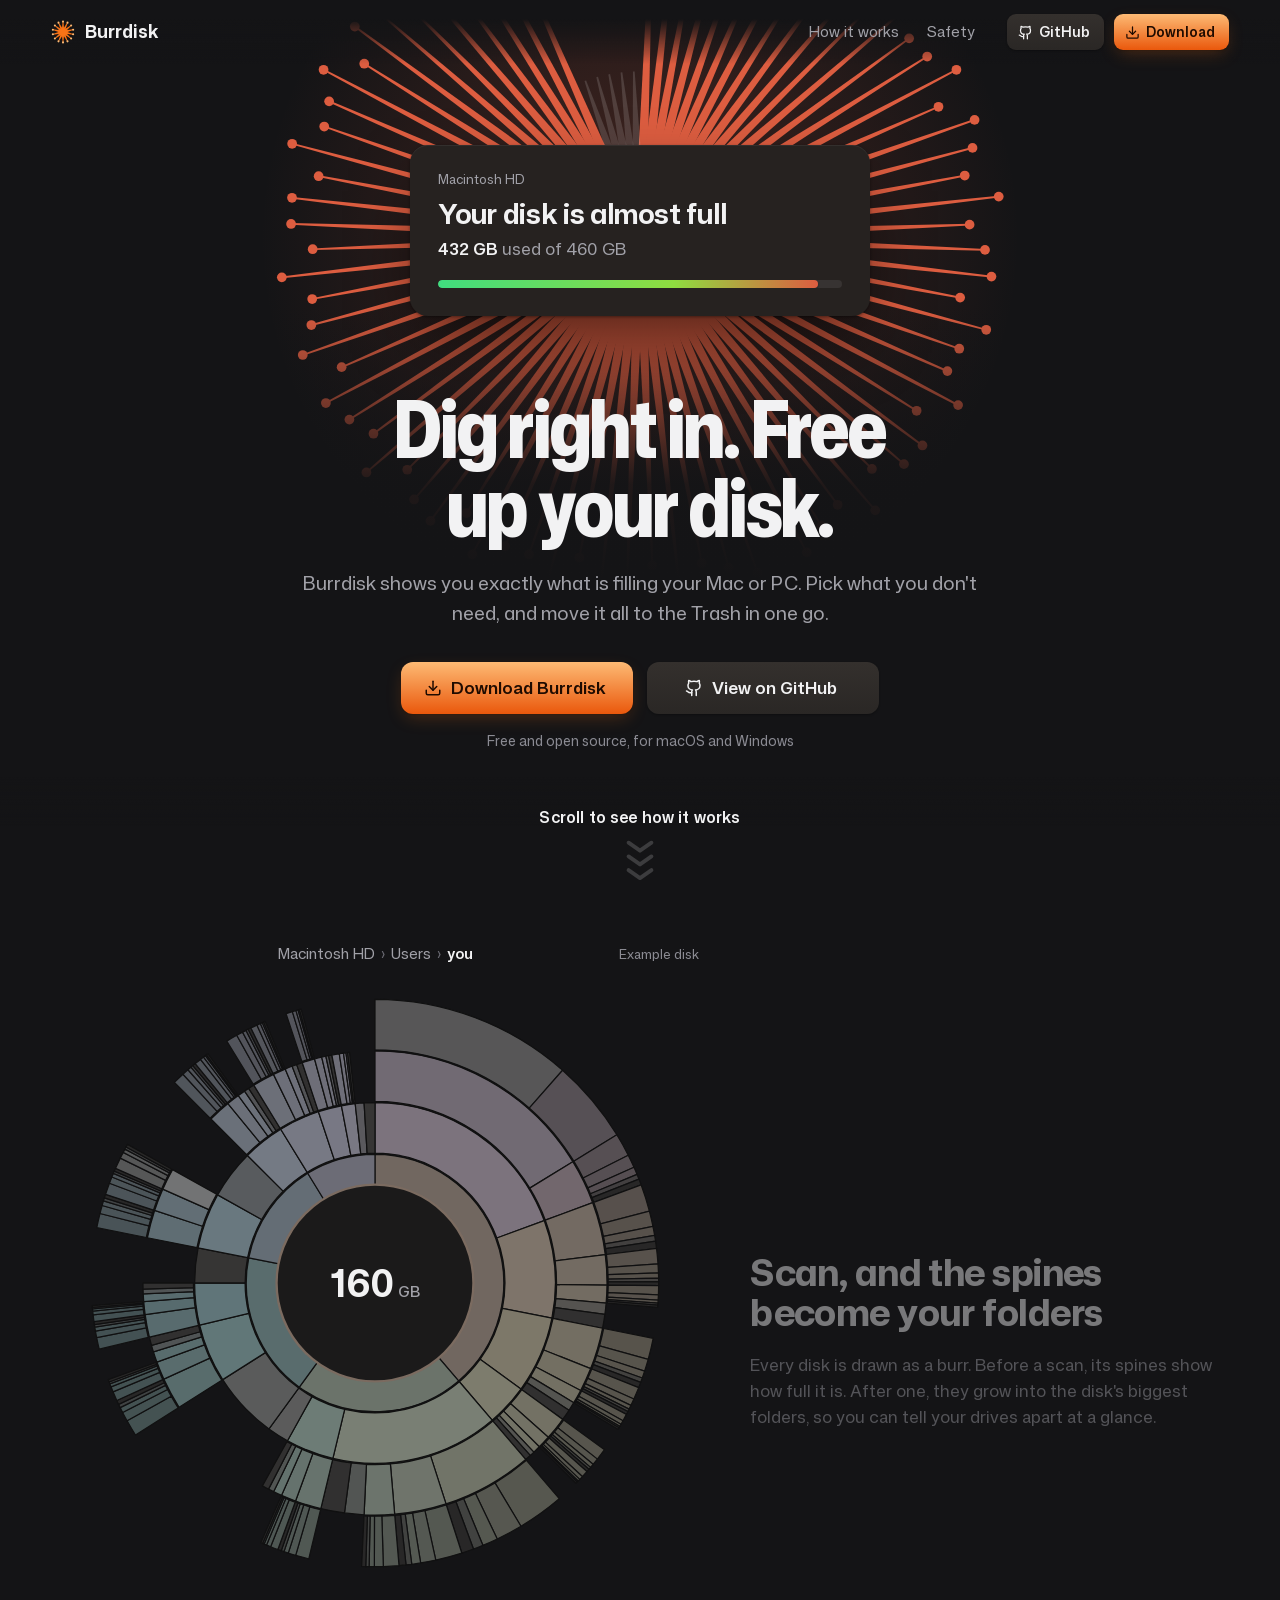
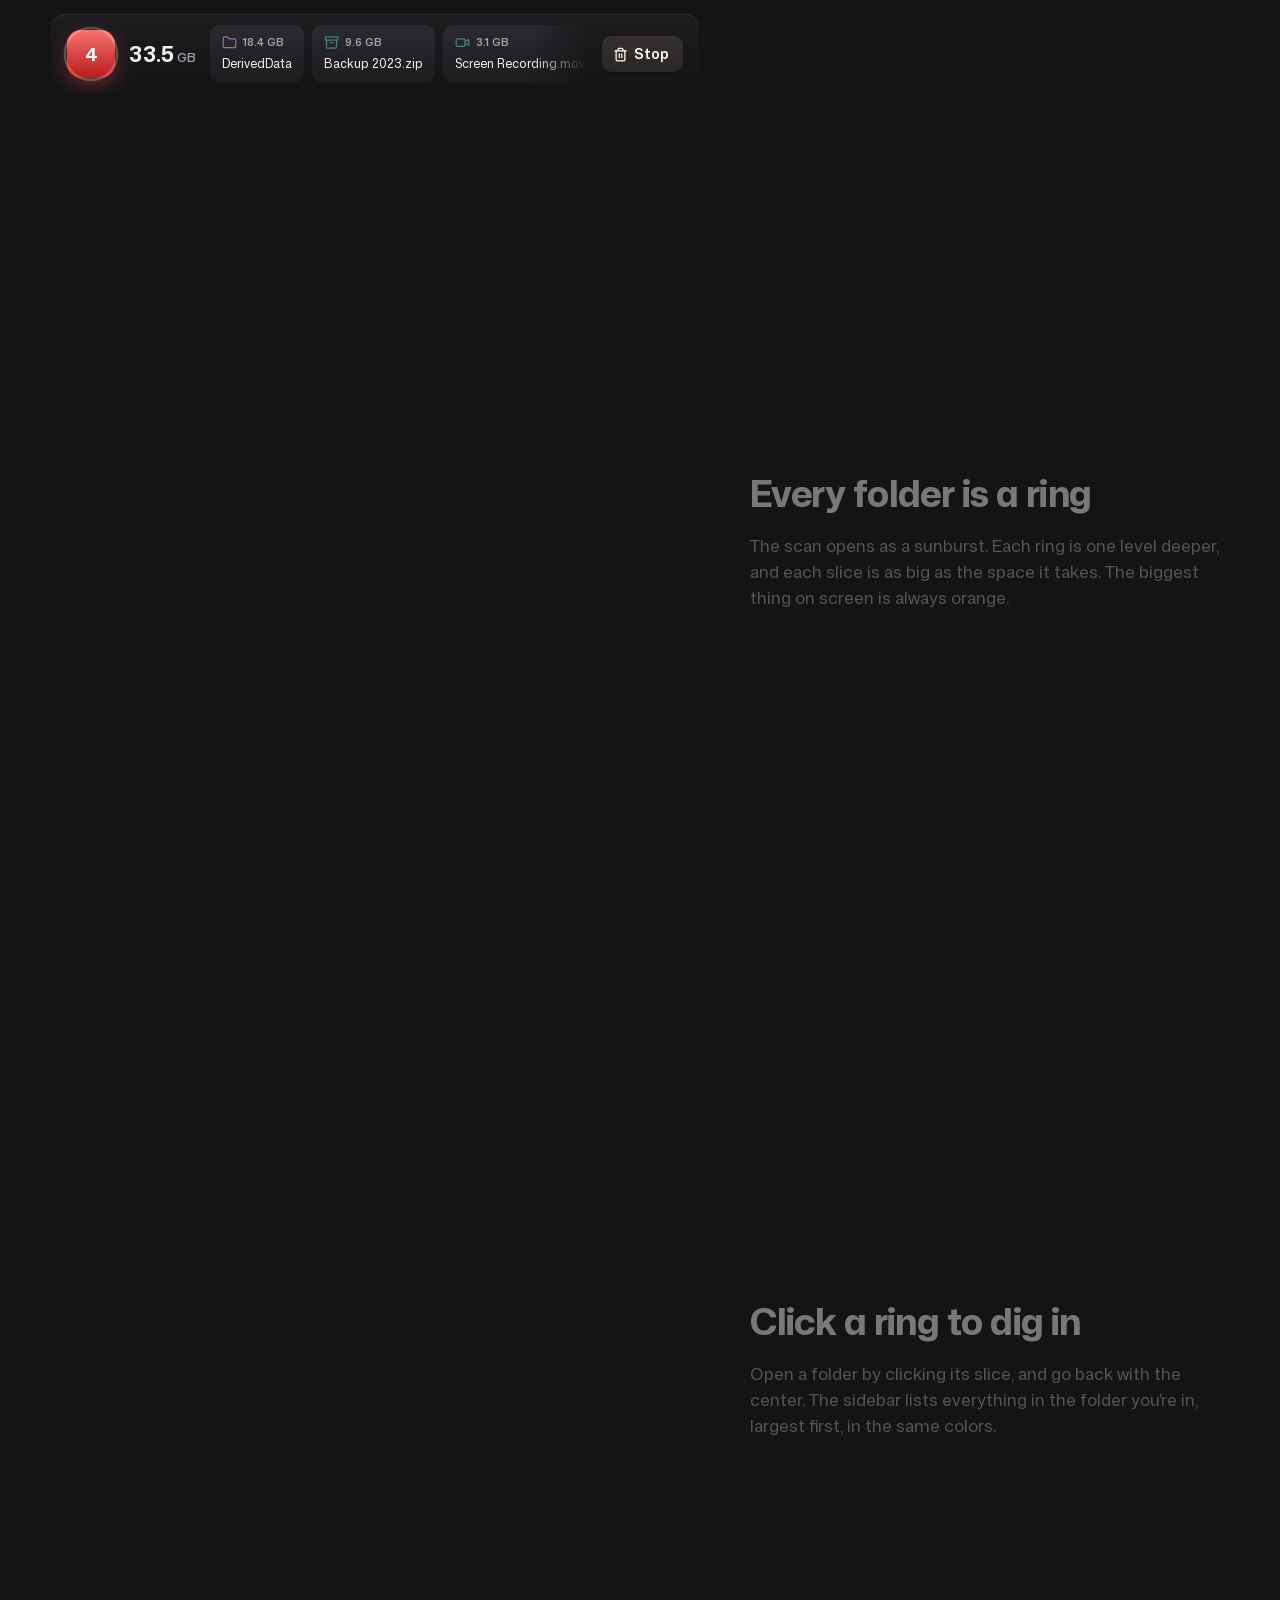
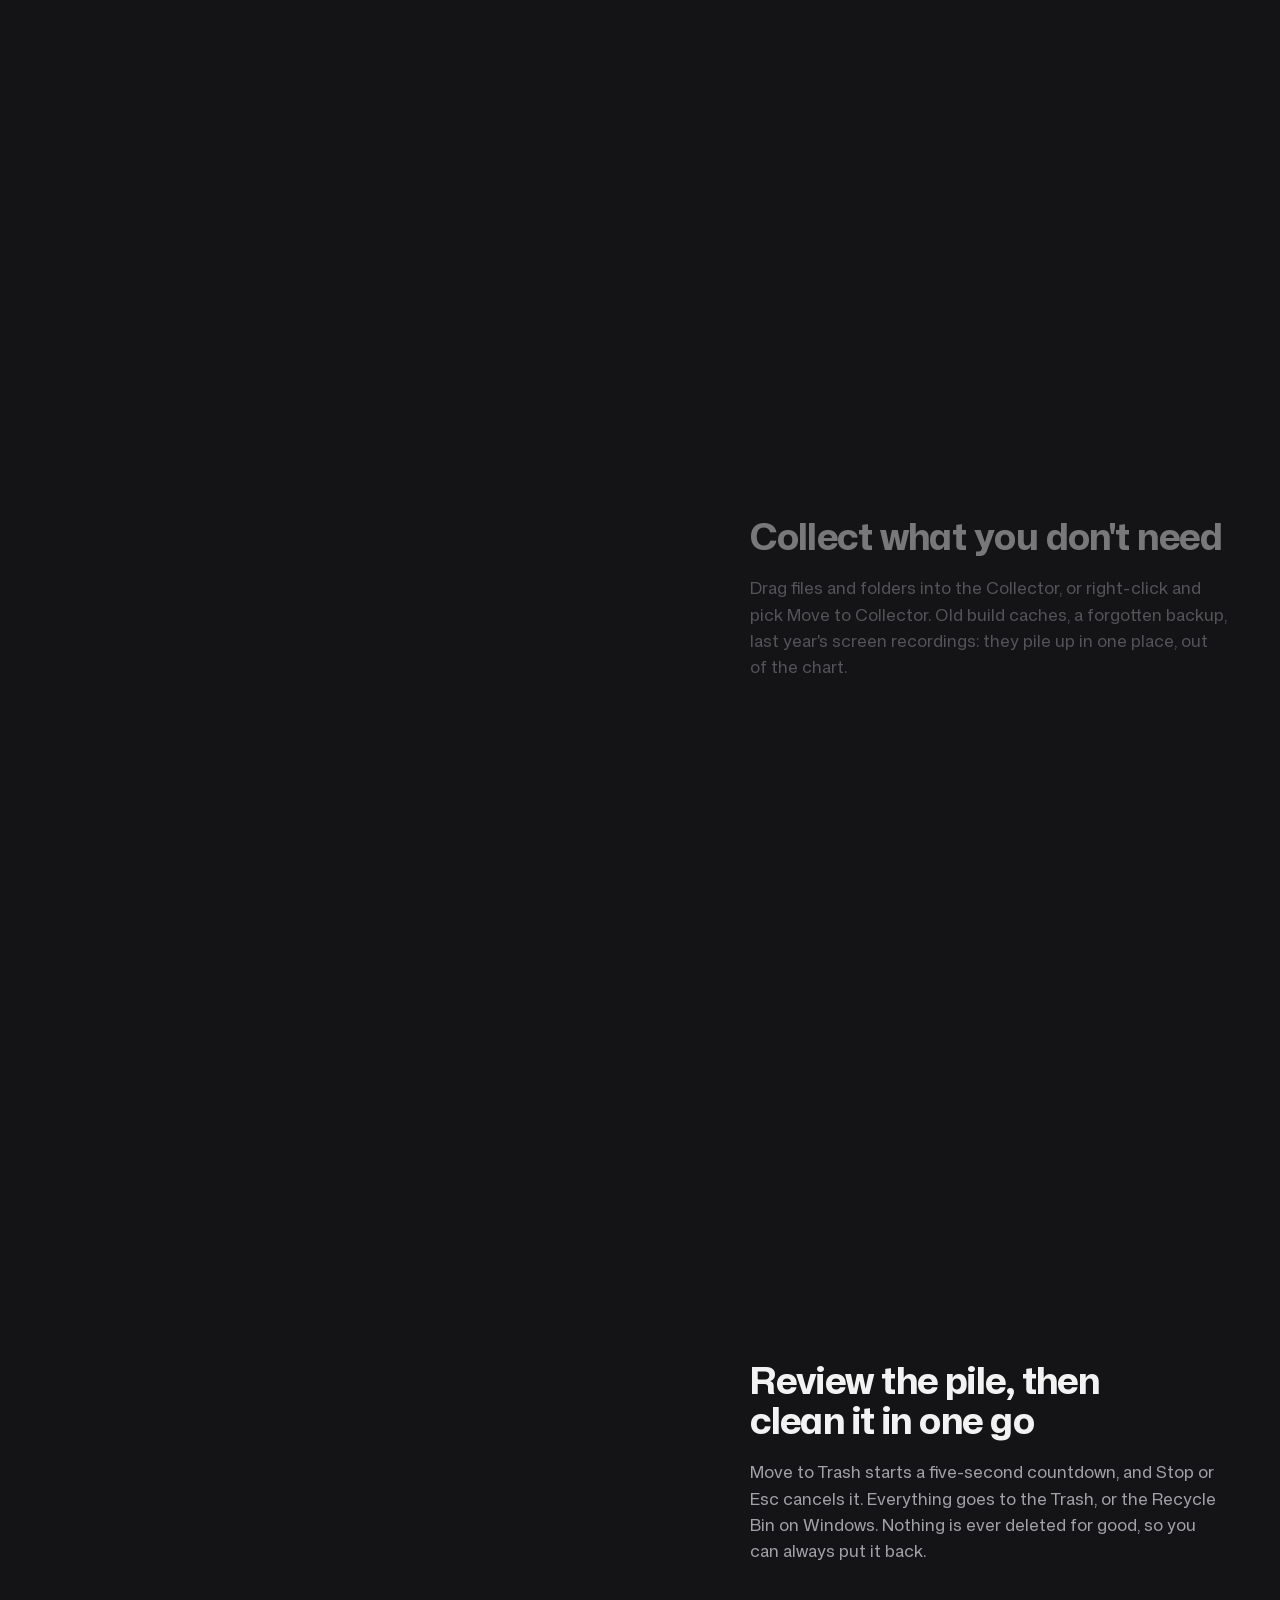
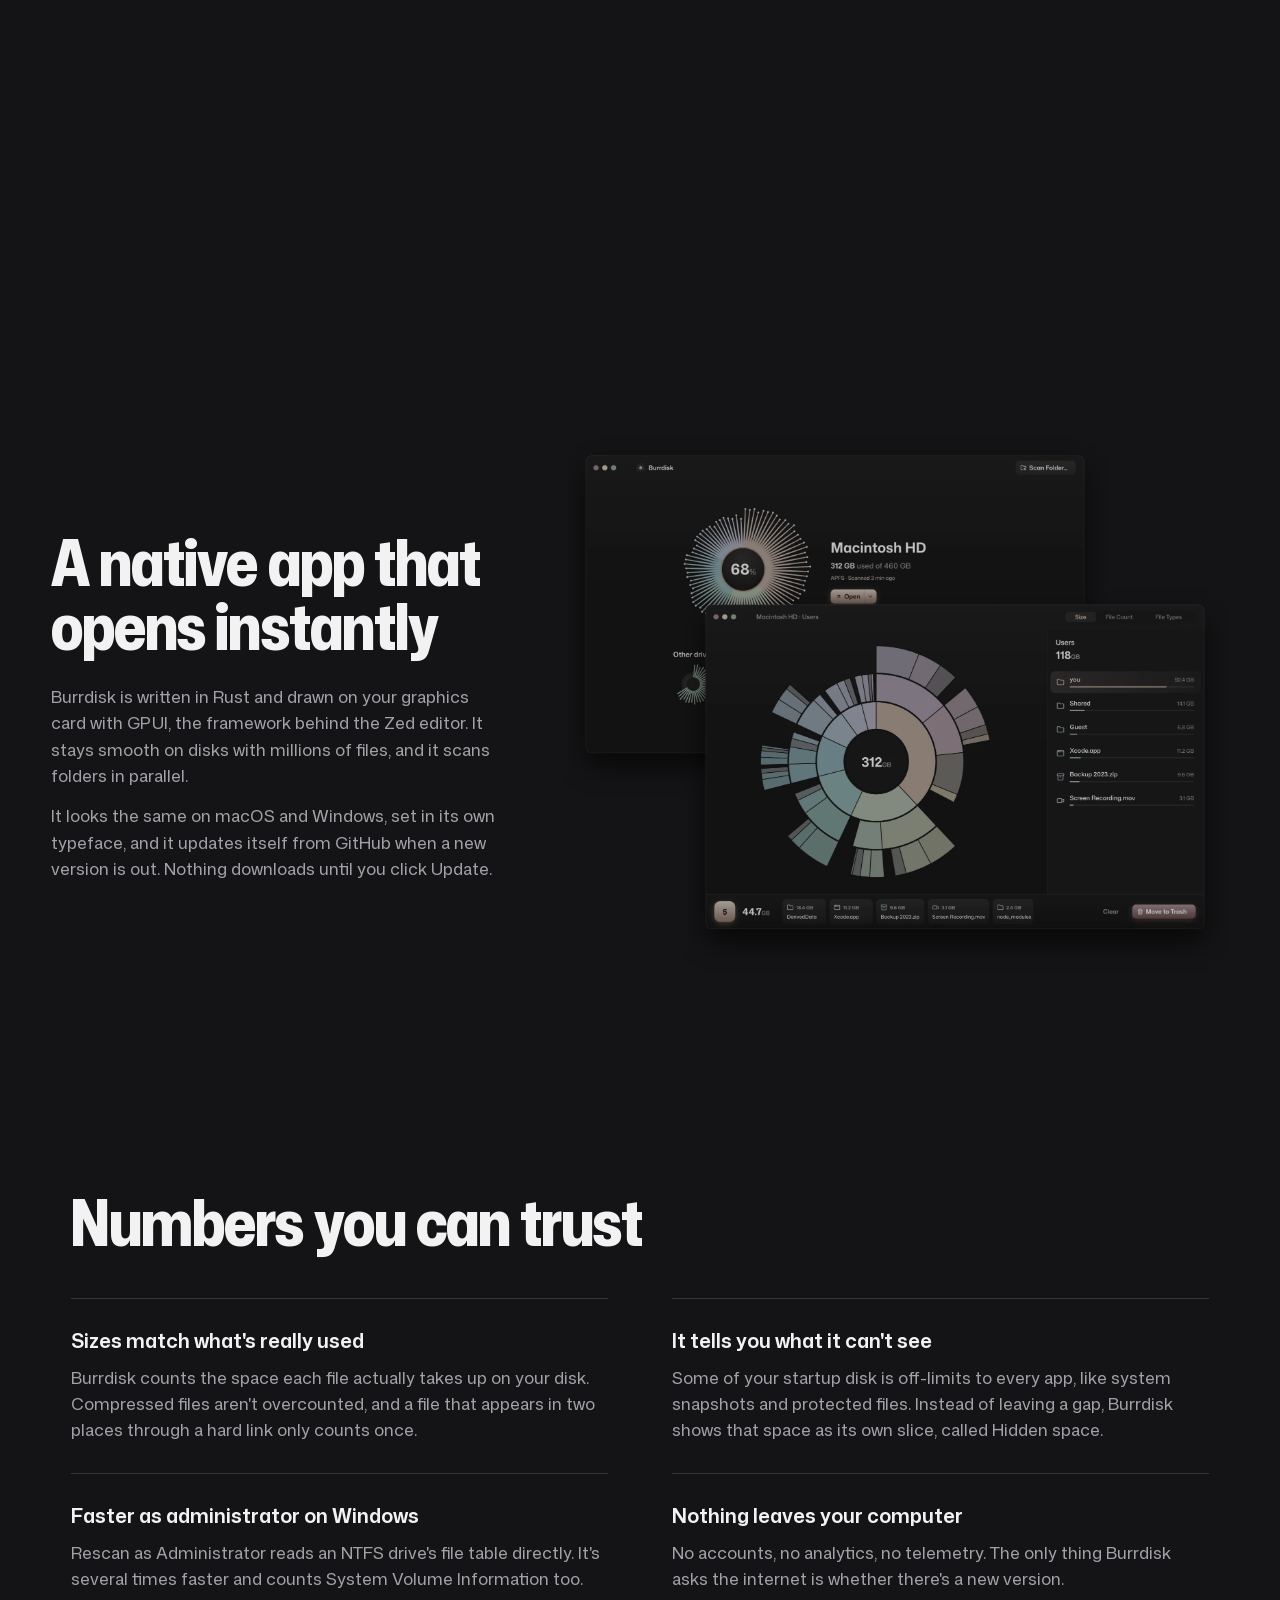
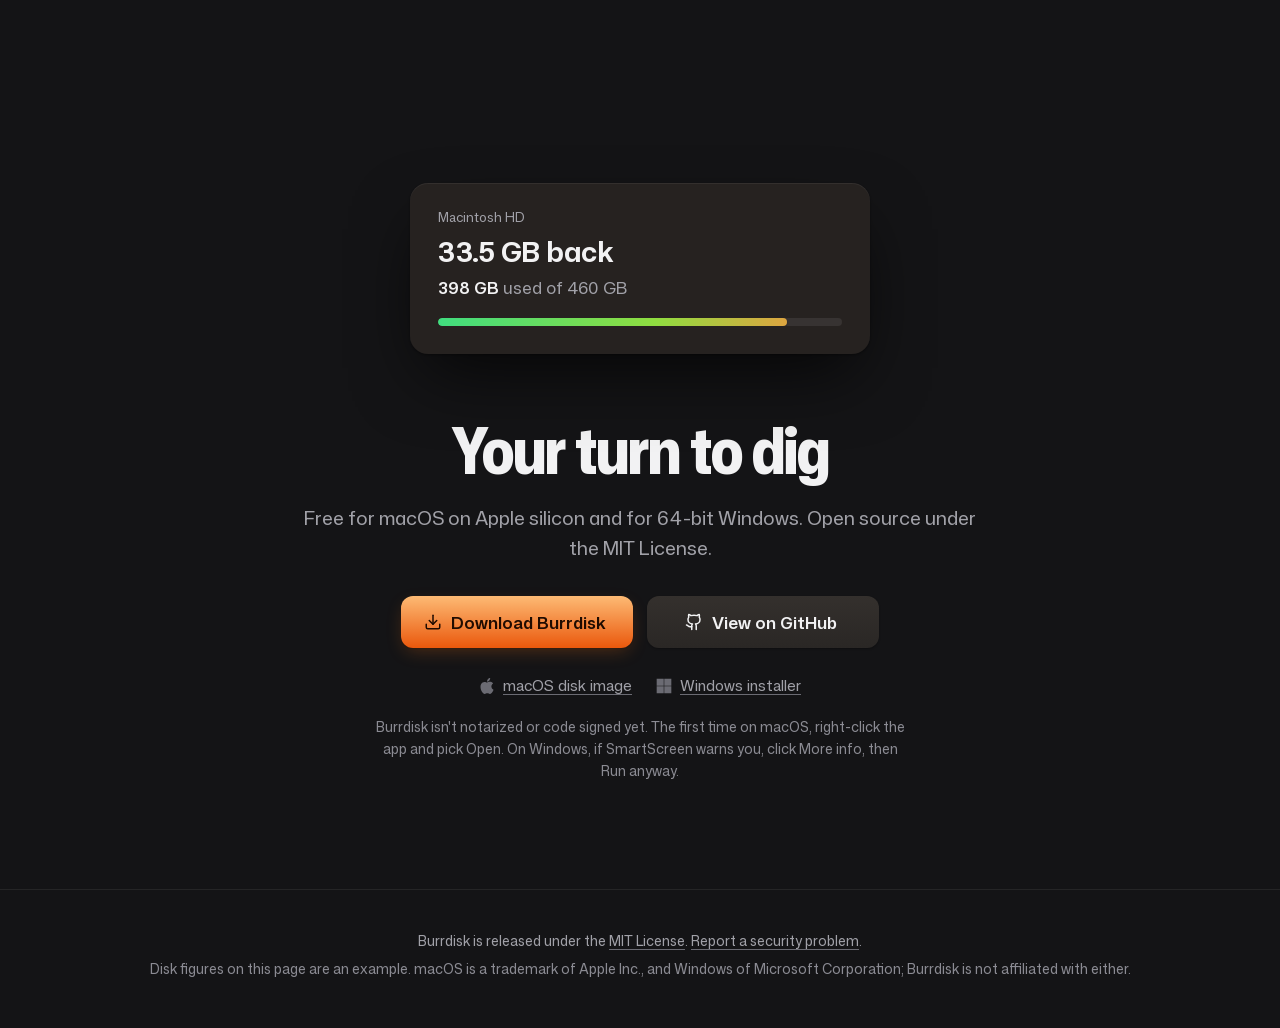
<file: site/index.html>
<!doctype html>
<html lang="en">
<head>
  <meta charset="utf-8">
  <meta name="viewport" content="width=device-width, initial-scale=1">
  <title>Burrdisk: see what's filling your disk, then clear it</title>
  <meta name="description" content="Burrdisk is a free, open-source disk space visualizer for macOS and Windows. Dig through a sunburst of your folders, collect what you don't need, and move it all to the Trash in one go.">
  <meta name="theme-color" content="#141416">
  <link rel="icon" href="img/icon-256.png">
  <meta property="og:title" content="Burrdisk">
  <meta property="og:description" content="Dig right in. Free up your disk. A free disk space visualizer for macOS and Windows.">
  <meta property="og:image" content="https://bunkhq.github.io/burrdisk/img/social-preview.jpg">
  <meta property="og:type" content="website">
  <meta name="twitter:card" content="summary_large_image">
  <link rel="preload" href="fonts/MonaSansVF.woff2" as="font" type="font/woff2" crossorigin>
  <link rel="stylesheet" href="styles.css?v=dev">
  <script src="main.js?v=dev" defer></script>
</head>
<body>
  <svg width="0" height="0" style="position:absolute" aria-hidden="true">
    <symbol id="i-apple" viewBox="0 0 24 24"><path fill="currentColor" d="M12.152 6.896c-.948 0-2.415-1.078-3.96-1.04-2.04.027-3.91 1.183-4.961 3.014-2.117 3.675-.546 9.103 1.519 12.09 1.013 1.454 2.208 3.09 3.792 3.039 1.52-.065 2.09-.987 3.935-.987 1.831 0 2.35.987 3.96.948 1.637-.026 2.676-1.48 3.676-2.948 1.156-1.688 1.636-3.325 1.662-3.415-.039-.013-3.182-1.221-3.22-4.857-.026-3.04 2.48-4.494 2.597-4.559-1.429-2.09-3.623-2.324-4.39-2.376-2-.156-3.675 1.09-4.61 1.09zM15.53 3.83c.843-1.012 1.4-2.427 1.245-3.83-1.207.052-2.662.805-3.532 1.818-.78.896-1.454 2.338-1.273 3.714 1.338.104 2.715-.688 3.559-1.701"/></symbol>
    <symbol id="i-windows" viewBox="0 0 24 24"><path fill="currentColor" d="M1 1h10.6v10.6H1zM12.4 1H23v10.6H12.4zM1 12.4h10.6V23H1zM12.4 12.4H23V23H12.4z"/></symbol>
    <symbol id="i-github" viewBox="0 0 24 24" fill="none" stroke="currentColor" stroke-width="2" stroke-linecap="round" stroke-linejoin="round"><path d="M15 22v-4a4.8 4.8 0 0 0-1-3.5c3 0 6-2 6-5.5.08-1.25-.27-2.48-1-3.5.28-1.15.28-2.35 0-3.5 0 0-1 0-3 1.5-2.64-.5-5.36-.5-8 0C6 2 5 2 5 2c-.3 1.15-.3 2.35 0 3.5A5.403 5.403 0 0 0 4 9c0 3.5 3 5.5 6 5.5-.39.49-.68 1.05-.85 1.65-.17.6-.22 1.23-.15 1.85v4"/><path d="M9 18c-4.51 2-5-2-7-2"/></symbol>
    <symbol id="i-download" viewBox="0 0 24 24" fill="none" stroke="currentColor" stroke-width="2" stroke-linecap="round" stroke-linejoin="round"><path d="M21 15v4a2 2 0 0 1-2 2H5a2 2 0 0 1-2-2v-4"/><path d="m7 10 5 5 5-5"/><path d="M12 15V3"/></symbol>
    <symbol id="i-trash" viewBox="0 0 24 24" fill="none" stroke="currentColor" stroke-width="2" stroke-linecap="round" stroke-linejoin="round"><path d="M3 6h18"/><path d="M19 6v14c0 1-1 2-2 2H7c-1 0-2-1-2-2V6"/><path d="M8 6V4c0-1 1-2 2-2h4c1 0 2 1 2 2v2"/><line x1="10" x2="10" y1="11" y2="17"/><line x1="14" x2="14" y1="11" y2="17"/></symbol>
    <symbol id="i-check" viewBox="0 0 24 24" fill="none" stroke="currentColor" stroke-width="2.4" stroke-linecap="round" stroke-linejoin="round"><path d="M20 6 9 17l-5-5"/></symbol>
  </svg>

  <a class="skip" href="#how">Skip to how it works</a>

  <header class="nav" id="nav">
    <a class="brand" href="#top" aria-label="Burrdisk, back to top">
      <svg class="mark" viewBox="-12 -12 24 24" aria-hidden="true" data-wordmark></svg>
      <span>Burrdisk</span>
    </a>
    <nav aria-label="Page">
      <a href="#how">How it works</a>
      <a href="#safety">Safety</a>
    </nav>
    <div class="nav-actions">
      <a class="btn btn-secondary btn-sm" href="https://github.com/bunkhq/burrdisk">
        <svg class="ic" aria-hidden="true"><use href="#i-github"/></svg><span>GitHub</span>
      </a>
      <a class="btn btn-primary btn-sm" href="https://github.com/bunkhq/burrdisk/releases/latest" data-download>
        <svg class="ic" aria-hidden="true"><use href="#i-download"/></svg><span>Download</span>
      </a>
    </div>
  </header>

  <main id="top">
    <!-- Warning: where the visitor arrives from -->
    <section class="hero stage" aria-labelledby="hero-title">
      <div class="hero-field" aria-hidden="true">
        <svg class="hero-burr" viewBox="-400 -400 800 800" data-hero-burr></svg>
      </div>
      <div class="alert" role="img" aria-label="Example: Macintosh HD, your disk is almost full, 432 GB used of 460 GB">
        <div class="alert-disk">Macintosh HD</div>
        <p class="alert-title">Your disk is almost full</p>
        <p class="sentence"><strong>432 GB</strong> used of 460 GB</p>
        <div class="bar"><span style="--fill:.94"></span></div>
      </div>
      <a class="scroll-cue" href="#how" data-scroll-cue>
        <span>Scroll to see how it works</span>
        <svg class="chevrons" viewBox="0 0 28 40" fill="none" stroke="currentColor" stroke-width="3.4" stroke-linecap="round" stroke-linejoin="round" aria-hidden="true">
          <path d="M4 4l10 7 10-7"/><path d="M4 16l10 7 10-7"/><path d="M4 28l10 7 10-7"/>
        </svg>
      </a>
      <div class="hero-copy">
        <h1 id="hero-title">Dig right in. Free up your disk.</h1>
        <p class="lede">Burrdisk shows you exactly what is filling your Mac or PC. Pick what you don't need, and move it all to the Trash in one go.</p>
        <div class="actions" data-actions>
          <a class="btn btn-primary btn-lg" href="https://github.com/bunkhq/burrdisk/releases/latest" data-download>
            <svg class="ic" aria-hidden="true" data-os-icon><use href="#i-download"/></svg><span data-download-label>Download Burrdisk</span>
          </a>
          <a class="btn btn-secondary btn-lg" href="https://github.com/bunkhq/burrdisk">
            <svg class="ic" aria-hidden="true"><use href="#i-github"/></svg><span>View on GitHub</span>
          </a>
        </div>
        <p class="fine" data-download-note>Free and open source, for macOS and Windows</p>
      </div>
    </section>

    <!-- The dig: one stage per step, in the app's order -->
    <section class="dig" id="how" aria-labelledby="how-title">
      <h2 class="visually-hidden" id="how-title">How it works</h2>
      <div class="dig-visual" aria-hidden="true">
        <div class="viz">
          <p class="example">Example disk</p>
          <div class="crumb" data-crumb>Macintosh HD</div>
          <svg class="chart" viewBox="-400 -400 800 800" data-chart></svg>
          <div class="center" data-center><strong>432</strong><span>GB</span></div>
          <div class="tray" data-tray>
            <div class="badge" data-badge>
              <svg class="inbox" viewBox="0 0 24 24" fill="none" stroke="currentColor" stroke-width="2" stroke-linecap="round" stroke-linejoin="round"><polyline points="22 12 16 12 14 15 10 15 8 12 2 12"/><path d="M5.45 5.11 2 12v6a2 2 0 0 0 2 2h16a2 2 0 0 0 2-2v-6l-3.45-6.89A2 2 0 0 0 16.76 4H7.24a2 2 0 0 0-1.79 1.11z"/></svg>
              <svg class="ring" viewBox="0 0 60 60"><circle cx="30" cy="30" r="27" class="ring-track"/><circle cx="30" cy="30" r="27" class="ring-fill" data-ring/></svg>
              <span data-count>0</span>
            </div>
            <div class="amount" data-amount><strong>0</strong><span>GB</span></div>
            <div class="shelf" data-shelf></div>
            <div class="tray-hint" data-hint><span>Drop files and folders here</span><span>Collect what you want gone, then move it all to the Trash at once</span></div>
            <span class="btn btn-danger btn-sm tray-action" data-trash-btn><svg class="ic" aria-hidden="true"><use href="#i-trash"/></svg>Move to Trash</span>
          </div>
          <div class="toast" data-toast><span class="well"><svg class="ic" aria-hidden="true"><use href="#i-check"/></svg></span><span>Moved 33.5 GB to the Trash</span></div>
        </div>
      </div>
      <ol class="steps">
        <li class="step" data-step="scan">
          <h3>Scan, and the spines become your folders</h3>
          <p>Every disk is drawn as a burr. Before a scan, its spines show how full it is. After one, they grow into the disk's biggest folders, so you can tell your drives apart at a glance.</p>
        </li>
        <li class="step" data-step="explore">
          <h3>Every folder is a ring</h3>
          <p>The scan opens as a sunburst. Each ring is one level deeper, and each slice is as big as the space it takes. The biggest thing on screen is always orange.</p>
        </li>
        <li class="step" data-step="dig">
          <h3>Click a ring to dig in</h3>
          <p>Open a folder by clicking its slice, and go back with the center. The sidebar lists everything in the folder you're in, largest first, in the same colors.</p>
        </li>
        <li class="step" data-step="collect">
          <h3>Collect what you don't need</h3>
          <p>Drag files and folders into the Collector, or right-click and pick Move to Collector. Old build caches, a forgotten backup, last year's screen recordings: they pile up in one place, out of the chart.</p>
        </li>
        <li class="step" data-step="trash" id="safety">
          <h3>Review the pile, then clean it in one go</h3>
          <p>Move to Trash starts a five-second countdown, and Stop or Esc cancels it. Everything goes to the Trash, or the Recycle Bin on Windows. Nothing is ever deleted for good, so you can always put it back.</p>
        </li>
      </ol>
    </section>

    <!-- The real window -->
    <section class="window stage" aria-labelledby="window-title">
      <div class="window-copy">
        <h2 id="window-title">A native app that opens instantly</h2>
        <p>Burrdisk is written in Rust and drawn on your graphics card with GPUI, the framework behind the Zed editor. It stays smooth on disks with millions of files, and it scans folders in parallel.</p>
        <p>It looks the same on macOS and Windows, set in its own typeface, and it updates itself from GitHub when a new version is out. Nothing downloads until you click Update.</p>
      </div>
      <figure class="shots">
        <img src="img/home.webp" width="1600" height="1048" alt="Burrdisk's Home window: Macintosh HD as a burr of colored spines at 68 percent, with Backup and Archive SSD below" loading="lazy" class="shot shot-back">
        <img src="img/collector.webp" width="1600" height="1124" alt="Burrdisk's explorer: a sunburst of a disk, a sidebar of folders, and five items in the Collector beside Move to Trash" loading="lazy" class="shot shot-front">
      </figure>
    </section>

    <!-- Honest numbers -->
    <section class="numbers stage" id="numbers" aria-labelledby="numbers-title">
      <h2 id="numbers-title">Numbers you can trust</h2>
      <dl class="facts">
        <div><dt>Sizes match what's really used</dt><dd>Burrdisk counts the space each file actually takes up on your disk. Compressed files aren't overcounted, and a file that appears in two places through a hard link only counts once.</dd></div>
        <div><dt>It tells you what it can't see</dt><dd>Some of your startup disk is off-limits to every app, like system snapshots and protected files. Instead of leaving a gap, Burrdisk shows that space as its own slice, called Hidden space.</dd></div>
        <div><dt>Faster as administrator on Windows</dt><dd>Rescan as Administrator reads an NTFS drive's file table directly. It's several times faster and counts System Volume Information too.</dd></div>
        <div><dt>Nothing leaves your computer</dt><dd>No accounts, no analytics, no telemetry. The only thing Burrdisk asks the internet is whether there's a new version.</dd></div>
      </dl>
    </section>

    <!-- The warning, after -->
    <section class="close stage" aria-labelledby="close-title">
      <div class="alert alert-after" role="img" aria-label="Example: Macintosh HD after cleaning, 398 GB used of 460 GB">
        <div class="alert-disk">Macintosh HD</div>
        <p class="alert-title">33.5 GB back</p>
        <p class="sentence"><strong>398 GB</strong> used of 460 GB</p>
        <div class="bar"><span style="--fill:.865"></span></div>
      </div>
      <h2 id="close-title">Your turn to dig</h2>
      <p class="lede">Free for macOS on Apple silicon and for 64-bit Windows. Open source under the MIT License.</p>
      <div class="actions">
        <a class="btn btn-primary btn-lg" href="https://github.com/bunkhq/burrdisk/releases/latest" data-download>
          <svg class="ic" aria-hidden="true" data-os-icon><use href="#i-download"/></svg><span data-download-label>Download Burrdisk</span>
        </a>
        <a class="btn btn-secondary btn-lg" href="https://github.com/bunkhq/burrdisk">
          <svg class="ic" aria-hidden="true"><use href="#i-github"/></svg><span>View on GitHub</span>
        </a>
      </div>
      <ul class="platforms">
        <li><a href="https://github.com/bunkhq/burrdisk/releases/latest" data-asset="mac"><svg class="ic" aria-hidden="true"><use href="#i-apple"/></svg>macOS disk image</a></li>
        <li><a href="https://github.com/bunkhq/burrdisk/releases/latest" data-asset="win"><svg class="ic" aria-hidden="true"><use href="#i-windows"/></svg>Windows installer</a></li>
      </ul>
      <p class="fine install-note">Burrdisk isn't notarized or code signed yet. The first time on macOS, right-click the app and pick Open. On Windows, if SmartScreen warns you, click More info, then Run anyway.</p>
    </section>
  </main>

  <footer class="foot">
    <p>Burrdisk is released under the <a href="https://github.com/bunkhq/burrdisk/blob/main/LICENSE">MIT License</a>. <a href="https://github.com/bunkhq/burrdisk/blob/main/SECURITY.md">Report a security problem</a>.</p>
    <p class="faint">Disk figures on this page are an example. macOS is a trademark of Apple Inc., and Windows of Microsoft Corporation; Burrdisk is not affiliated with either.</p>
  </footer>
</body>
</html>
</file>
<file: site/styles.css>
@font-face {
  font-family: "Mona Sans";
  src: url("fonts/MonaSansVF.woff2") format("woff2");
  font-weight: 200 900;
  font-stretch: 75% 125%;
  font-display: swap;
}

:root {
  --ground: #141416;
  --surface: #1c1c1f;
  --hover: #232327;
  --raised: #2a2a2f;
  --menu: #262220;
  --seed: #26201d;
  --text: #f2f2f3;
  --muted: #a1a1a8;
  --faint: #6b6b73;
  /* Faint, lifted to 4.5:1 on the ground for text a visitor has to read */
  --faint-text: #8b8b93;
  --hairline: #ffffff12;
  --hairline-strong: #ffffff24;
  --track: #ffffff14;
  --ember: #f97316;
  --ember-hi: #fdba74;
  --ember-lo: #ea580c;
  --ember-soft: #f9731624;
  --ember-ink: #1f0b00;
  --red: #ef4444;
  --red-hi: #f87171;
  --red-lo: #dc2626;
  --nav-h: 64px;
  --page-x: clamp(20px, 4vw, 56px);
  --quint: cubic-bezier(0.22, 1, 0.36, 1);
  --cubic: cubic-bezier(0.33, 1, 0.68, 1);
  color-scheme: dark;
}

* { box-sizing: border-box; }
html { scroll-behavior: smooth; scroll-padding-top: var(--nav-h); }
body {
  margin: 0;
  background: var(--ground);
  color: var(--text);
  font-family: "Mona Sans", system-ui, sans-serif;
  font-size: 17px;
  line-height: 1.55;
  -webkit-font-smoothing: antialiased;
  text-rendering: optimizeLegibility;
}
h1, h2, h3, p, dl, dd, ol, ul, figure { margin: 0; }
a { color: inherit; text-decoration-color: var(--faint); text-underline-offset: 0.2em; }
a:hover { text-decoration-color: var(--ember-hi); }
img { display: block; max-width: 100%; height: auto; }
::selection { background: var(--ember); color: var(--ember-ink); }
:focus-visible { outline: 2px solid var(--ember-hi); outline-offset: 3px; border-radius: 6px; }
html { scrollbar-color: #3a3a40 var(--ground); }
::-webkit-scrollbar { width: 12px; }
::-webkit-scrollbar-track { background: var(--ground); }
::-webkit-scrollbar-thumb { background: #3a3a40; border-radius: 12px; border: 3px solid var(--ground); }

.visually-hidden { position: absolute; width: 1px; height: 1px; overflow: hidden; clip: rect(0 0 0 0); white-space: nowrap; }
.skip { position: absolute; left: 12px; top: -60px; z-index: 30; padding: 10px 14px; border-radius: 9px; background: var(--ember); color: var(--ember-ink); font-weight: 600; text-decoration: none; }
.skip:focus { top: 12px; }
.ic { width: 18px; height: 18px; flex: none; }

/* Buttons: lit keys, never outlined. A soft light follows the cursor inside */
.btn {
  position: relative;
  isolation: isolate;
  overflow: hidden;
  display: inline-flex;
  align-items: center;
  justify-content: center;
  gap: 9px;
  height: 52px;
  padding: 0 24px 0 20px;
  border-radius: 12px;
  font: 600 17px/1 "Mona Sans", sans-serif;
  text-decoration: none;
  white-space: nowrap;
  transition: box-shadow 260ms var(--cubic), filter 260ms var(--cubic), transform 260ms var(--cubic);
}
.btn::after {
  content: "";
  position: absolute;
  z-index: -1;
  left: var(--mx, 50%);
  top: var(--my, 50%);
  width: 72px;
  height: 72px;
  margin: -36px 0 0 -36px;
  border-radius: 50%;
  background: radial-gradient(closest-side, rgb(255 255 255 / var(--shine, 0.34)), transparent);
  filter: blur(10px);
  opacity: 0;
  transition: opacity 260ms var(--cubic);
}
.btn:hover::after { opacity: 1; transition-duration: 130ms; }
.btn:hover { transition-duration: 130ms; }
.btn:active { transform: translateY(1px); }
.btn-sm { height: 36px; padding: 0 14px 0 11px; border-radius: 9px; font-size: 14px; gap: 6px; }
.btn-sm .ic { width: 15px; height: 15px; }
.btn-lg { min-width: 232px; }
.btn-primary {
  --shine: 0.2;
  background: linear-gradient(var(--ember-hi), var(--ember-lo));
  color: var(--ember-ink);
  box-shadow: 0 6px 18px -4px rgb(249 115 22 / 0.28), 0 1px 2px rgb(0 0 0 / 0.35);
}
.btn-primary:hover { box-shadow: 0 8px 30px -4px rgb(249 115 22 / 0.6), 0 1px 2px rgb(0 0 0 / 0.35); filter: brightness(1.05); }
.btn-primary:active { background: linear-gradient(var(--ember-lo), var(--ember-hi)); box-shadow: 0 4px 10px -4px rgb(249 115 22 / 0.2); }
.btn-secondary {
  background: linear-gradient(#34302d, #2a2725);
  color: var(--text);
  box-shadow: 0 1px 2px rgb(0 0 0 / 0.3);
}
.btn-secondary:hover { background: linear-gradient(#433d38, #36312d); box-shadow: 0 2px 6px rgb(0 0 0 / 0.4); }
.btn-secondary:active { background: #262321; }
.btn-danger {
  --shine: 0.18;
  background: linear-gradient(var(--red-hi), var(--red-lo));
  color: #fff;
  box-shadow: 0 6px 18px -4px rgb(239 68 68 / 0.32), 0 1px 2px rgb(0 0 0 / 0.35);
}

/* Navigation */
.nav {
  position: fixed;
  inset: 0 0 auto;
  z-index: 20;
  height: var(--nav-h);
  display: flex;
  align-items: center;
  gap: 32px;
  padding: 0 var(--page-x);
  background: linear-gradient(var(--ground) 30%, rgb(20 20 22 / 0));
  transition: background 300ms var(--cubic), box-shadow 300ms var(--cubic);
}
.nav.solid { background: var(--ground); box-shadow: 0 1px 0 var(--hairline); }
.brand { display: flex; align-items: center; gap: 10px; font-weight: 700; font-size: 18px; text-decoration: none; margin-right: auto; }
.mark { width: 24px; height: 24px; overflow: visible; }
.nav nav { display: flex; gap: 28px; font-size: 15px; color: var(--muted); }
.nav-actions { display: flex; gap: 10px; }
.nav nav a { text-decoration: none; transition: color 260ms var(--cubic); }
.nav nav a:hover { color: var(--text); transition-duration: 130ms; }

/* Only the stage in view glows in data color; the rest sits in graphite */
.data { transition: filter 900ms var(--cubic); }
.stage:not(.lit) .data, .dig:not(.lit) .data { filter: saturate(0.15) brightness(0.8); }

/* Warning */
.hero {
  position: relative;
  min-height: 100svh;
  padding: calc(var(--nav-h) + clamp(40px, 9vh, 110px)) var(--page-x) 72px;
  display: flex;
  flex-direction: column;
  align-items: center;
  text-align: center;
  overflow: hidden;
}
.hero-field { position: absolute; inset: 0; pointer-events: none; }
.hero-burr {
  --size: min(760px, 150vw);
  position: absolute;
  left: 50%;
  top: calc(var(--nav-h) + clamp(40px, 9vh, 110px) + 92px);
  width: var(--size);
  height: var(--size);
  margin: calc(var(--size) / -2) 0 0 calc(var(--size) / -2);
  overflow: visible;
}
.hero-field::after {
  content: "";
  position: absolute;
  inset: auto 0 0;
  height: 66%;
  background: linear-gradient(rgb(20 20 22 / 0), rgb(20 20 22 / 0.94) 30%, var(--ground) 46%);
}
.alert {
  position: relative;
  width: min(460px, 100%);
  padding: 24px 28px 28px;
  border-radius: 18px;
  background: var(--menu);
  box-shadow: 0 30px 70px -16px rgb(0 0 0 / 0.75), 0 1px 3px rgb(0 0 0 / 0.4), inset 0 1px 0 rgb(255 255 255 / 0.06);
  text-align: left;
}
.alert-disk { font-size: 13px; color: var(--muted); margin-bottom: 8px; }
.alert-title { font-size: 28px; line-height: 1.15; font-weight: 700; margin-bottom: 6px; letter-spacing: -0.01em; }
.sentence { font-size: 17px; color: var(--muted); margin-bottom: 18px; }
.sentence strong { color: var(--text); font-weight: 600; }
.bar { height: 8px; border-radius: 8px; background: var(--track); overflow: hidden; }
.bar span {
  display: block;
  height: 100%;
  width: calc(var(--fill) * 100%);
  border-radius: inherit;
  background: linear-gradient(90deg, #40dd7f, #8fdd40 62%, var(--tone, #dd5c40));
  box-shadow: 0 6px 18px -4px var(--tone, #dd5c40), 0 1px 2px rgb(0 0 0 / 0.35);
  transform-origin: left;
  animation: fill 1300ms var(--cubic) both 200ms;
}
@keyframes fill { from { transform: scaleX(0.4); } }

/* Pinned to the bottom of the screen until the visitor starts scrolling */
.scroll-cue {
  position: fixed;
  inset: auto 0 0;
  z-index: 15;
  display: flex;
  flex-direction: column;
  align-items: center;
  gap: 8px;
  padding: 28px 0 16px;
  background: linear-gradient(rgb(20 20 22 / 0), var(--ground) 40%);
  font-size: 16px;
  font-weight: 600;
  letter-spacing: 0.01em;
  color: var(--text);
  text-decoration: none;
  transition: opacity 400ms var(--cubic);
}
.scroll-cue .chevrons { width: 32px; height: 46px; overflow: visible; }
/* Three chevrons; a pulse of light runs down them, top to bottom */
.scroll-cue .chevrons path { animation: pulse 1.5s ease-in-out infinite; opacity: 0.18; }
.scroll-cue .chevrons path:nth-child(2) { animation-delay: 0.2s; }
.scroll-cue .chevrons path:nth-child(3) { animation-delay: 0.4s; }
.scroll-cue:hover .chevrons { color: var(--ember-hi); }
.scroll-cue.gone { opacity: 0; pointer-events: none; }
@keyframes pulse { 0%, 100% { opacity: 0.18; } 35% { opacity: 1; } }
/* Short desktop windows: pull the hero up so the prompt clears the buttons */
@media (min-width: 901px) and (max-height: 800px) {
  .hero { padding-top: calc(var(--nav-h) + 20px); }
  .hero-burr { top: calc(var(--nav-h) + 20px + 92px); }
  .hero-copy { margin-top: 28px; }
  .hero .actions { margin-top: 24px; }
  .hero .fine { display: none; }
  .scroll-cue { font-size: 14px; gap: 4px; padding-top: 16px; padding-bottom: 10px; }
  .scroll-cue .chevrons { width: 24px; height: 34px; }
}
@media (prefers-reduced-motion: reduce) {
  .scroll-cue .chevrons path { animation: none; }
  .scroll-cue .chevrons path:nth-child(1) { opacity: 1; }
  .scroll-cue .chevrons path:nth-child(2) { opacity: 0.6; }
  .scroll-cue .chevrons path:nth-child(3) { opacity: 0.3; }
}
.hero-copy { position: relative; margin-top: clamp(56px, 8vh, 140px); }
h1, h2 {
  font-weight: 800;
  font-stretch: 88%;
  letter-spacing: -0.015em;
  line-height: 1;
  text-wrap: balance;
}
h1 { font-size: clamp(44px, 6.2vw, 88px); max-width: 13ch; margin: 0 auto; }
h2 { font-size: clamp(38px, 5vw, 72px); }
.lede { font-size: clamp(18px, 1.5vw, 21px); color: var(--muted); max-width: 36em; margin: 22px auto 0; text-wrap: pretty; }
.actions { display: flex; flex-wrap: wrap; justify-content: center; gap: 14px; margin-top: 34px; }
.fine { font-size: 14px; color: var(--faint-text); margin-top: 16px; }
.fine a { color: var(--muted); }

/* The dig: a pinned drawing beside the stages */
.dig {
  position: relative;
  display: grid;
  grid-template-columns: minmax(0, 1.15fr) minmax(0, 0.85fr);
  gap: clamp(24px, 4vw, 72px);
  padding: 0 var(--page-x);
  max-width: 1440px;
  margin: 0 auto;
}
.dig-visual {
  position: sticky;
  top: var(--nav-h);
  height: calc(100svh - var(--nav-h));
  display: flex;
  flex-direction: column;
  align-items: center;
  justify-content: center;
}
.viz {
  --chart: min(calc(100svh - var(--nav-h) - 210px), 100%, 640px);
  position: relative;
  width: min(100%, 680px);
  display: flex;
  flex-direction: column;
  align-items: center;
}
.crumb { font-size: 15px; color: var(--muted); height: 22px; margin-bottom: 6px; transition: opacity 300ms var(--cubic); }
.crumb b { color: var(--text); font-weight: 600; }
.crumb i { font-style: normal; color: var(--faint); margin: 0 6px; }
.chart { width: var(--chart); height: var(--chart); overflow: visible; }
.center {
  position: absolute;
  top: calc(28px + var(--chart) / 2);
  left: 50%;
  transform: translate(-50%, -50%);
  display: flex;
  align-items: baseline;
  gap: 4px;
  pointer-events: none;
  transition: opacity 400ms var(--cubic);
}
.center strong { font-size: clamp(30px, 3vw, 44px); font-weight: 700; line-height: 1; }
.center span { font-size: clamp(14px, 1.2vw, 18px); color: var(--muted); font-weight: 500; }
.center.off { opacity: 0; }
.example { position: absolute; top: 2px; right: 0; font-size: 13px; color: var(--faint-text); }

.tray {
  width: 100%;
  height: 80px;
  margin-top: 18px;
  padding: 0 16px;
  display: flex;
  align-items: center;
  gap: 14px;
  border-radius: 14px;
  background: linear-gradient(var(--surface), var(--ground));
  box-shadow: inset 0 1px 0 var(--hairline);
  overflow: hidden;
}
.badge {
  position: relative;
  flex: none;
  width: 48px;
  height: 48px;
  border-radius: 14px;
  display: grid;
  place-items: center;
  font-weight: 700;
  font-size: 17px;
  color: var(--faint);
  outline: 2px dashed var(--hairline-strong);
  outline-offset: -2px;
  transition: background 300ms var(--cubic), box-shadow 300ms var(--cubic), color 300ms;
}
.badge span { position: relative; }
.badge .inbox { position: absolute; width: 18px; height: 18px; color: var(--faint); }
.tray.has .badge .inbox { display: none; }
.badge .ring { position: absolute; inset: -5px; width: 58px; height: 58px; transform: rotate(-90deg); opacity: 0; transition: opacity 200ms; }
.ring-track { fill: none; stroke: rgb(255 255 255 / 0.22); stroke-width: 2.5; }
.ring-fill { fill: none; stroke: #fff; stroke-width: 2.5; stroke-linecap: round; stroke-dasharray: 169.6; stroke-dashoffset: 0; }
.tray.has .badge { outline: none; background: linear-gradient(var(--ember-hi), var(--ember-lo)); color: var(--ember-ink); box-shadow: 0 6px 18px -4px rgb(249 115 22 / 0.5), 0 1px 2px rgb(0 0 0 / 0.35); }
.tray.counting .badge { background: linear-gradient(#f87171, #b91c1c); color: #fff; box-shadow: 0 6px 22px -4px rgb(239 68 68 / 0.6); font-size: 19px; }
.tray.counting .ring { opacity: 1; }
.badge.flare { animation: flare 420ms var(--cubic); }
@keyframes flare { 40% { box-shadow: 0 6px 34px 0 rgb(249 115 22 / 0.8); } }
.amount { flex: none; display: none; align-items: baseline; gap: 3px; }
.amount strong { font-size: 22px; font-weight: 700; }
.amount span { font-size: 13px; color: var(--muted); font-weight: 500; }
.tray.has .amount { display: flex; }
.tray-hint { display: grid; gap: 2px; font-size: 14px; color: var(--muted); min-width: 0; }
.tray-hint span + span { font-size: 12px; color: var(--faint-text); }
.tray-hint span { white-space: nowrap; overflow: hidden; text-overflow: ellipsis; }
.tray.has .tray-hint { display: none; }
.tray:not(.has) .shelf { display: none; }
.shelf { display: flex; gap: 8px; min-width: 0; overflow: hidden; flex: 1; mask-image: linear-gradient(90deg, #000 85%, transparent); }
.tile {
  flex: none;
  height: 58px;
  min-width: 76px;
  padding: 0 12px;
  border-radius: 10px;
  background: linear-gradient(var(--raised), var(--surface));
  display: flex;
  flex-direction: column;
  justify-content: center;
  gap: 4px;
  font-size: 12px;
  animation: tile-in 280ms var(--quint) both;
}
.tile b { display: flex; align-items: center; gap: 6px; font-weight: 600; font-size: 11px; color: var(--muted); }
.tile b svg { width: 15px; height: 15px; }
.tile.out { animation: tile-out 420ms var(--cubic) both; }
@keyframes tile-in { from { opacity: 0; transform: translateY(8px); } }
@keyframes tile-out { to { opacity: 0; transform: translateY(-10px) scale(0.96); } }
.tray-action { display: none; margin-left: auto; }
.tray.has .tray-action { display: inline-flex; }
.tray.counting .tray-action { background: linear-gradient(#34302d, #2a2725); box-shadow: 0 1px 2px rgb(0 0 0 / 0.3); }
.toast {
  position: absolute;
  bottom: 100px;
  left: 50%;
  display: flex;
  align-items: center;
  gap: 10px;
  padding: 8px 18px 8px 8px;
  border-radius: 14px;
  background: var(--raised);
  font-size: 15px;
  box-shadow: 0 6px 22px -4px rgb(64 221 127 / 0.34), 0 1px 2px rgb(0 0 0 / 0.35);
  opacity: 0;
  transform: translate(-50%, 12px);
  transition: opacity 320ms var(--quint), transform 320ms var(--quint);
  white-space: nowrap;
}
.toast.on { opacity: 1; transform: translate(-50%, 0); }
.well { width: 26px; height: 26px; border-radius: 50%; display: grid; place-items: center; background: rgb(64 221 127 / 0.2); color: #40dd7f; }
.well .ic { width: 14px; height: 14px; }

.steps { list-style: none; padding: 0; }
.step {
  min-height: 92svh;
  display: flex;
  flex-direction: column;
  justify-content: center;
  max-width: 30em;
  opacity: 0.45;
  transition: opacity 600ms var(--cubic);
}
.step:first-child { padding-top: 6svh; }
.step:last-child { min-height: 100svh; }
.step.on { opacity: 1; }
.step h3 { font-size: clamp(28px, 2.9vw, 42px); font-weight: 750; line-height: 1.08; letter-spacing: -0.015em; text-wrap: balance; margin-bottom: 18px; }
.step p { font-size: clamp(17px, 1.3vw, 19px); color: var(--muted); text-wrap: pretty; }

/* The real window */
.window {
  display: grid;
  grid-template-columns: minmax(0, 0.8fr) minmax(0, 1.2fr);
  align-items: center;
  gap: clamp(32px, 5vw, 88px);
  max-width: 1440px;
  margin: 0 auto;
  padding: clamp(96px, 14vh, 180px) var(--page-x);
}
.window-copy h2 { margin-bottom: 26px; }
.window-copy p { color: var(--muted); max-width: 32em; }
.window-copy p + p { margin-top: 14px; }
.shots { position: relative; aspect-ratio: 1.25; }
.shot { position: absolute; width: 82%; }
.shot-back { left: 0; top: 0; }
.shot-front { right: 0; bottom: 0; }

/* Honest numbers */
.numbers { max-width: 1240px; margin: 0 auto; padding: clamp(64px, 10vh, 140px) var(--page-x); }
.numbers h2 { margin-bottom: clamp(36px, 5vh, 64px); }
.facts { display: grid; grid-template-columns: repeat(2, minmax(0, 1fr)); gap: 0 clamp(32px, 5vw, 80px); }
.facts div { padding: 26px 0 30px; border-top: 1px solid var(--hairline-strong); }
.facts dt { font-size: 20px; font-weight: 650; margin-bottom: 8px; }
.facts dd { color: var(--muted); max-width: 34em; }

/* The warning, after */
.close {
  display: flex;
  flex-direction: column;
  align-items: center;
  text-align: center;
  padding: clamp(48px, 8vh, 110px) var(--page-x) clamp(80px, 12vh, 140px);
}
.close .alert { margin-bottom: clamp(48px, 7vh, 80px); }
.close h2 { max-width: 14ch; }
.platforms { list-style: none; display: flex; gap: 24px; padding: 0; margin-top: 26px; font-size: 15px; color: var(--muted); }
.platforms a { display: inline-flex; align-items: center; gap: 8px; }
.platforms .ic { width: 16px; height: 16px; color: var(--faint); }
.install-note { max-width: 40em; text-wrap: pretty; }

.foot { padding: 40px var(--page-x) 48px; border-top: 1px solid var(--hairline); font-size: 14px; color: var(--muted); display: grid; gap: 6px; text-align: center; }
.foot .faint { color: var(--faint-text); }

/* Entrance: lifted from an already-visible state */
.rise { animation: rise 600ms var(--quint) both; }
@keyframes rise { from { opacity: 0; transform: translateY(12px); } }

@media (max-width: 900px) {
  .nav nav { display: none; }
  .dig { grid-template-columns: minmax(0, 1fr); gap: 0; }
  .dig-visual { top: var(--nav-h); height: auto; padding: 6px 0 14px; z-index: 2; background: linear-gradient(var(--ground) 90%, rgb(20 20 22 / 0)); }
  .viz { --chart: min(28svh, 72vw); width: 100%; }
  .tray.off { display: none; }
  .nav-actions .btn-secondary span { position: absolute; width: 1px; height: 1px; overflow: hidden; clip: rect(0 0 0 0); }
  .nav-actions .btn-secondary { padding: 0 10px; }
  .alert-title { font-size: 24px; }
  .scroll-cue { font-size: 14px; gap: 4px; padding-top: 20px; }
  .scroll-cue .chevrons { width: 24px; height: 34px; }
  .hero-copy { margin-top: 40px; }
  .crumb { font-size: 13px; }
  .center strong { font-size: 26px; }
  .center span { font-size: 13px; }
  .tray { height: 64px; margin-top: 10px; gap: 10px; padding: 0 10px; }
  .badge { width: 40px; height: 40px; border-radius: 12px; }
  .tile { height: 48px; padding: 0 9px; font-size: 11px; }
  .tray-action { display: none !important; }
  .toast { bottom: 76px; font-size: 13px; }
  .example { font-size: 12px; }
  .step { min-height: 62svh; justify-content: flex-start; padding-top: 0; }
  .step:first-child { padding-top: 0; }
  .step:last-child { min-height: 75svh; }
  .step h3 { font-size: 26px; margin-bottom: 10px; }
  .step p { font-size: 16px; }
  .window { grid-template-columns: 1fr; }
  .facts { grid-template-columns: 1fr; }
  .btn-lg { min-width: 0; width: 100%; max-width: 360px; }
  .platforms { flex-direction: column; gap: 10px; align-items: center; }
}

@media (prefers-reduced-motion: reduce) {
  html { scroll-behavior: auto; }
  *, *::before, *::after { animation-duration: 1ms !important; animation-delay: 0ms !important; transition-duration: 1ms !important; }
}
</file>
